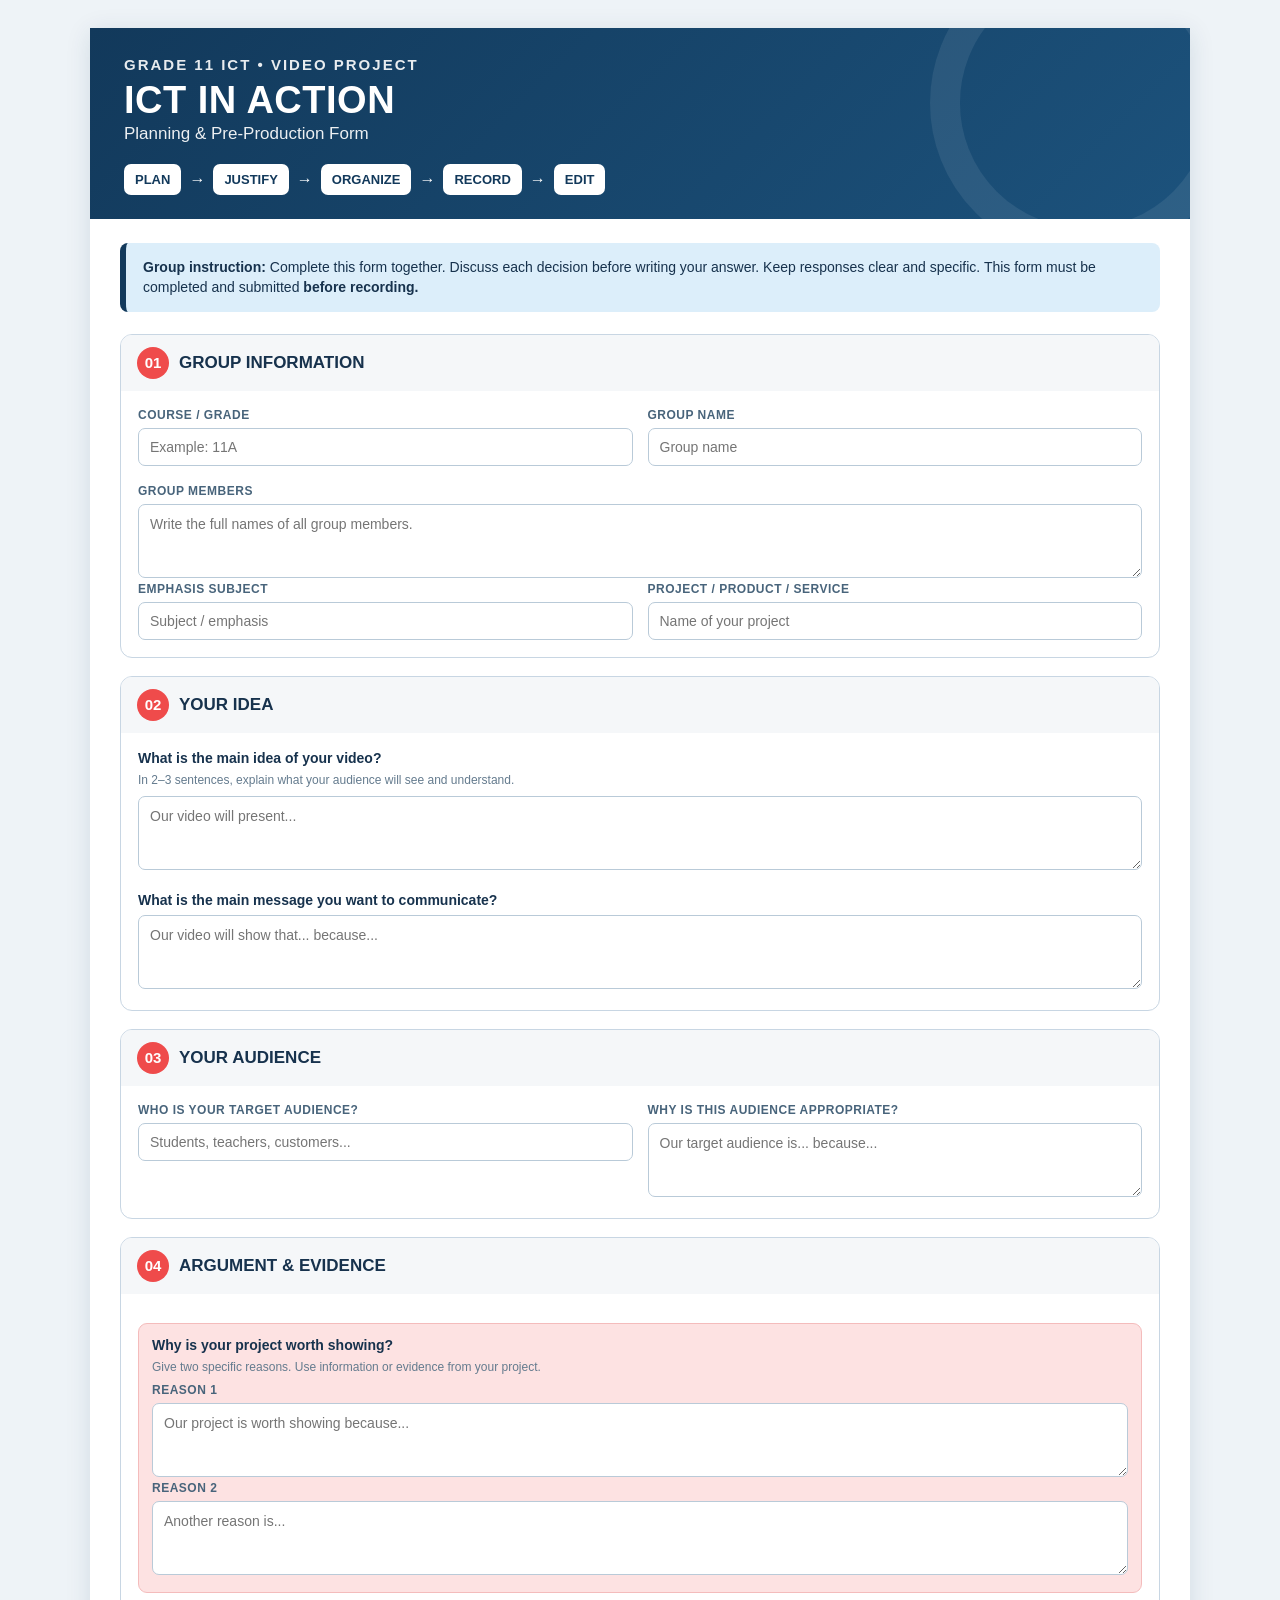
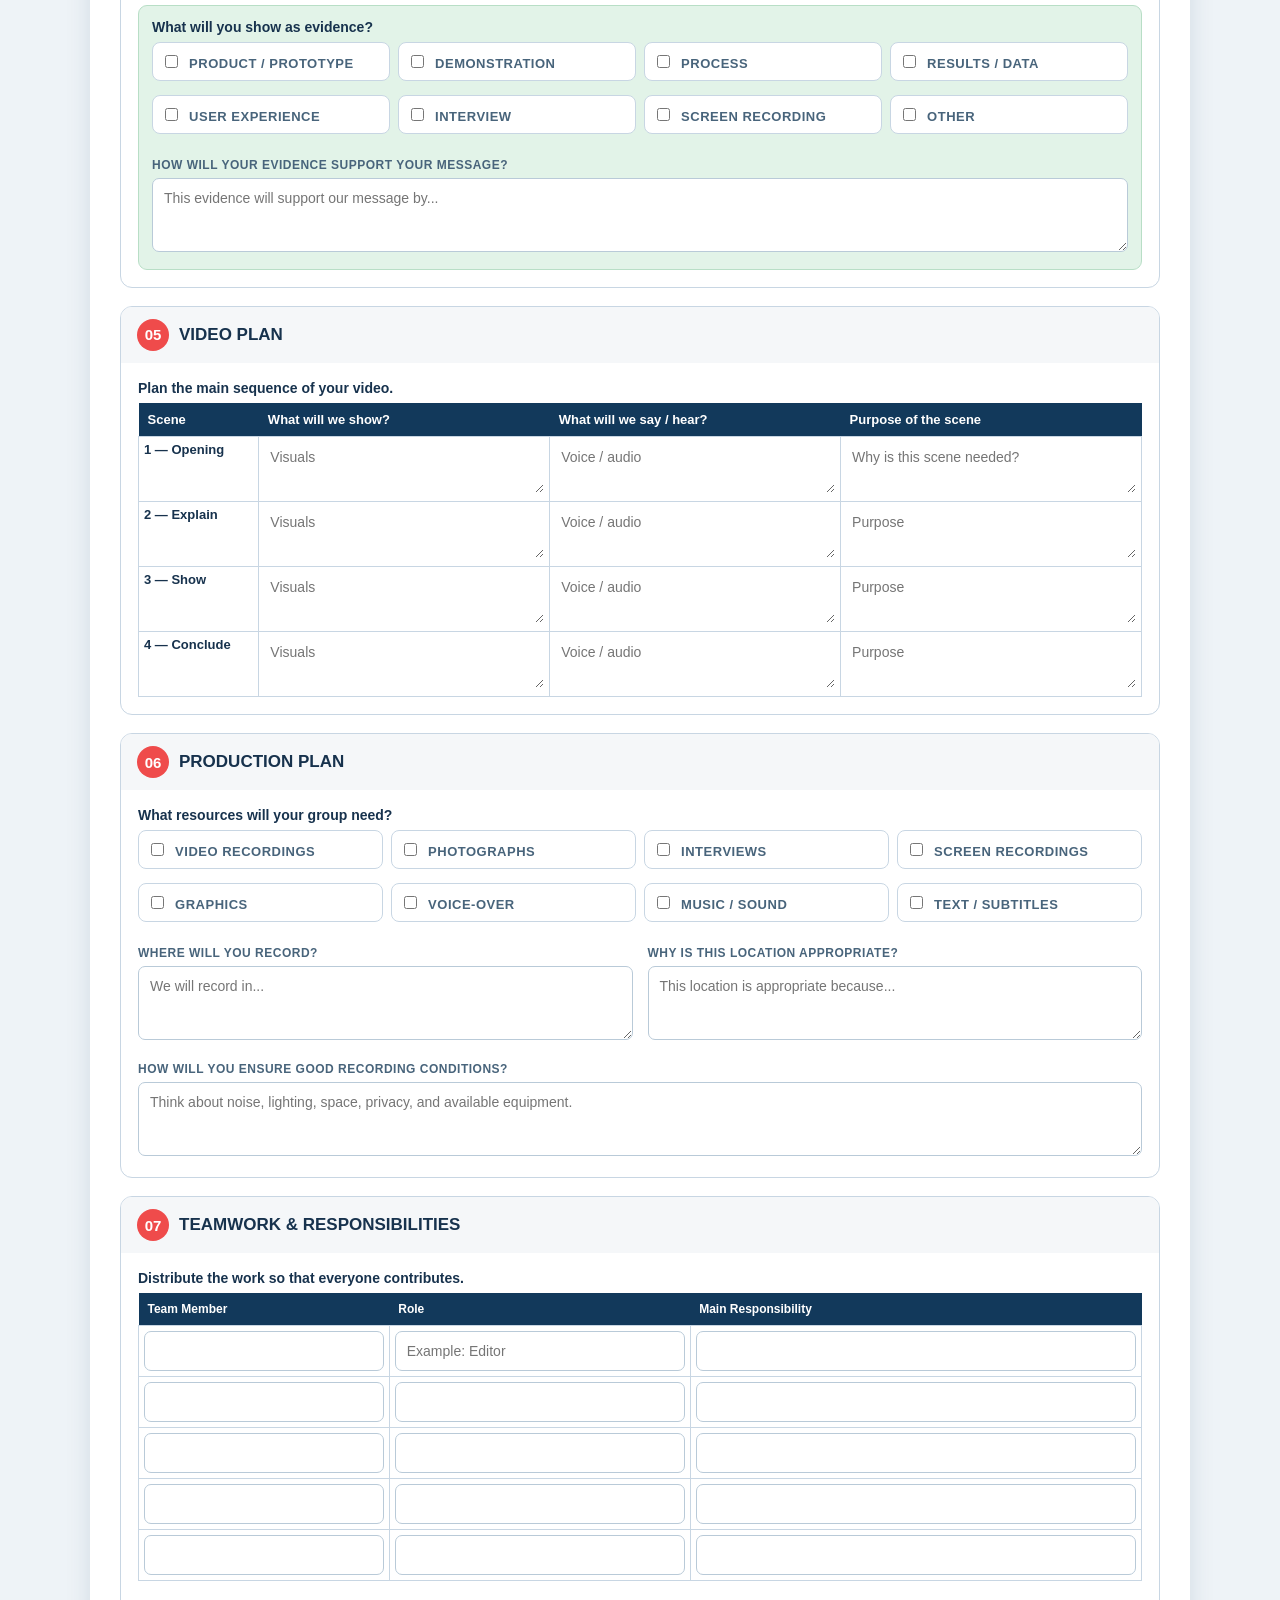
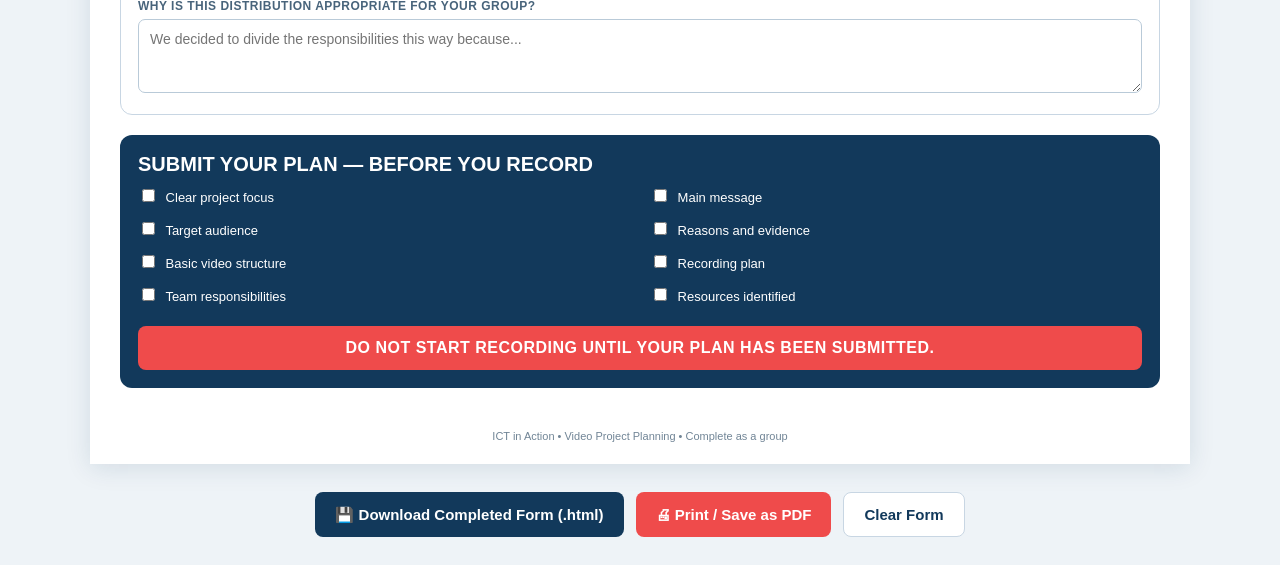
<file: action-video-form.html>
<!DOCTYPE html>
<html lang="en">
<head>
<meta charset="UTF-8">
<meta name="viewport" content="width=device-width, initial-scale=1.0">
<title>ICT in Action - Video Project Planning</title>
<style>
:root{--navy:#12395b;--blue:#dceefa;--red:#ef4b4b;--red-light:#fde2e2;--yellow:#fff0c7;--green:#e2f3e8;--purple:#eee7fb;--gray:#f5f7f9;--line:#c8d6e3;--text:#17324d}
*{box-sizing:border-box}body{margin:0;font-family:Arial,Helvetica,sans-serif;background:#eef3f7;color:var(--text)}
.page{max-width:1100px;margin:28px auto;background:#fff;box-shadow:0 4px 24px rgba(18,57,91,.12)}
header{padding:28px 34px 24px;background:linear-gradient(135deg,var(--navy),#1c527c);color:#fff;position:relative;overflow:hidden}
header:after{content:"";position:absolute;right:-50px;top:-80px;width:250px;height:250px;border:30px solid rgba(255,255,255,.08);border-radius:50%}
.kicker{font-size:15px;font-weight:700;letter-spacing:2px;text-transform:uppercase;opacity:.9}h1{margin:6px 0 2px;font-size:38px;letter-spacing:.5px}.subtitle{font-size:17px;opacity:.92}
.workflow{margin-top:20px;display:flex;align-items:center;gap:8px;flex-wrap:wrap;font-weight:700;font-size:13px}.workflow span{background:#fff;color:var(--navy);padding:8px 11px;border-radius:7px}.workflow b{color:#fff;font-size:16px}main{padding:24px 30px 30px}
.intro{background:var(--blue);border-left:6px solid var(--navy);padding:14px 17px;margin-bottom:22px;border-radius:8px;font-size:14px;line-height:1.45}
.section{border:1px solid var(--line);border-radius:12px;margin-bottom:18px;overflow:hidden;break-inside:avoid}.section-title{padding:12px 16px;background:var(--gray);display:flex;align-items:center;gap:10px;font-weight:800;font-size:17px}.number{width:32px;height:32px;border-radius:50%;display:inline-flex;align-items:center;justify-content:center;color:#fff;background:var(--red);font-size:15px;flex:none}.section-body{padding:17px}.grid2{display:grid;grid-template-columns:1fr 1fr;gap:15px}
label{display:block;font-size:12px;font-weight:800;text-transform:uppercase;letter-spacing:.5px;margin-bottom:6px;color:#48647b}input[type=text],textarea,select{width:100%;border:1px solid #b9cad8;border-radius:7px;padding:10px 11px;font:inherit;font-size:14px;color:var(--text);background:#fff}textarea{min-height:74px;resize:vertical;line-height:1.4}input:focus,textarea:focus{outline:2px solid #9cc7e5;border-color:#6aa5cf}.prompt{margin:0 0 7px;font-size:14px;font-weight:700}.hint{font-size:12px;color:#647b8e;margin:4px 0 9px}
.argument-box{background:var(--red-light);border:1px solid #f4bcbc;border-radius:9px;padding:13px;margin-top:12px}.evidence-box{background:var(--green);border:1px solid #b8dec6;border-radius:9px;padding:13px;margin-top:12px}.checks{display:grid;grid-template-columns:repeat(4,1fr);gap:8px}.check{border:1px solid var(--line);background:#fff;padding:9px 8px;border-radius:8px;font-size:13px;cursor:pointer}.check:hover{background:#f7fafc}.check input{margin-right:7px}
table{width:100%;border-collapse:collapse;font-size:13px}th{background:var(--navy);color:#fff;padding:9px;text-align:left}td{border:1px solid var(--line);padding:5px;vertical-align:top}td input,td textarea{border:0;border-radius:0;padding:6px;min-height:40px}td textarea{min-height:45px}.small-table th{font-size:12px}.small-table td{height:48px}
.submission{background:var(--navy);color:#fff;border-radius:12px;padding:18px;margin-top:20px;break-inside:avoid}.submission h2{margin:0 0 10px;font-size:20px}.submission-grid{display:grid;grid-template-columns:1fr 1fr;gap:8px 20px}.submission label{color:#fff;text-transform:none;font-size:13px;letter-spacing:0;font-weight:500}.submission input{margin-right:7px}.final-note{margin-top:16px;background:var(--red);color:#fff;text-align:center;padding:13px;border-radius:8px;font-weight:800;letter-spacing:.5px}
.actions{max-width:1100px;margin:0 auto 28px;display:flex;justify-content:center;gap:12px;flex-wrap:wrap;padding:0 12px}button{border:0;border-radius:8px;padding:13px 20px;font-size:15px;font-weight:800;cursor:pointer}.print-btn{background:var(--red);color:#fff}.download-btn{background:var(--navy);color:#fff}.clear-btn{background:#fff;color:var(--navy);border:1px solid var(--line)}button:hover{transform:translateY(-1px)}.footer{padding:12px 30px 22px;font-size:11px;color:#718596;text-align:center}
@media(max-width:760px){.page{margin:0}.grid2,.submission-grid{grid-template-columns:1fr}.checks{grid-template-columns:1fr 1fr}main{padding:18px}h1{font-size:30px}.section-body{overflow-x:auto}table{min-width:600px}}
@media print{@page{size:A4 portrait;margin:10mm}body{background:#fff}.page{max-width:none;margin:0;box-shadow:none}.actions{display:none}header{padding:18px 22px}h1{font-size:29px}.subtitle{font-size:14px}main{padding:16px 18px}.section{margin-bottom:11px}.section-title{padding:8px 12px;font-size:14px}.number{width:25px;height:25px;font-size:12px}.section-body{padding:10px}.intro{padding:9px 12px;margin-bottom:12px;font-size:11px}label{font-size:9px;margin-bottom:3px}input[type=text],textarea{font-size:10px;padding:5px}textarea{min-height:48px}.prompt{font-size:11px}.hint{font-size:9px;margin:2px 0 5px}.argument-box,.evidence-box{padding:8px;margin-top:7px}.checks{grid-template-columns:repeat(4,1fr)}.check{padding:5px;font-size:9px}table{font-size:9px;min-width:0}th{padding:5px}td{padding:2px}td input,td textarea{padding:3px;font-size:9px;min-height:28px}.submission{padding:10px;margin-top:10px}.submission h2{font-size:14px;margin-bottom:5px}.submission label{font-size:9px}.final-note{padding:8px;font-size:11px;margin-top:9px}.footer{padding:6px;font-size:8px}}
</style>
</head>
<body>
<div class="page">
<header><div class="kicker">Grade 11 ICT • Video Project</div><h1>ICT IN ACTION</h1><div class="subtitle">Planning &amp; Pre-Production Form</div><div class="workflow"><span>PLAN</span><b>→</b><span>JUSTIFY</span><b>→</b><span>ORGANIZE</span><b>→</b><span>RECORD</span><b>→</b><span>EDIT</span></div></header>
<main>
<div class="intro"><strong>Group instruction:</strong> Complete this form together. Discuss each decision before writing your answer. Keep responses clear and specific. This form must be completed and submitted <strong>before recording.</strong></div>
<section class="section"><div class="section-title"><span class="number">01</span> GROUP INFORMATION</div><div class="section-body"><div class="grid2"><div><label>Course / Grade</label><input type="text" placeholder="Example: 11A"></div><div><label>Group Name</label><input type="text" placeholder="Group name"></div></div><br><label>Group Members</label><textarea placeholder="Write the full names of all group members."></textarea><br><div class="grid2"><div><label>Emphasis Subject</label><input type="text" placeholder="Subject / emphasis"></div><div><label>Project / Product / Service</label><input type="text" placeholder="Name of your project"></div></div></div></section>
<section class="section"><div class="section-title"><span class="number">02</span> YOUR IDEA</div><div class="section-body"><p class="prompt">What is the main idea of your video?</p><div class="hint">In 2–3 sentences, explain what your audience will see and understand.</div><textarea placeholder="Our video will present..."></textarea><br><br><p class="prompt">What is the main message you want to communicate?</p><textarea placeholder="Our video will show that... because..."></textarea></div></section>
<section class="section"><div class="section-title"><span class="number">03</span> YOUR AUDIENCE</div><div class="section-body"><div class="grid2"><div><label>Who is your target audience?</label><input type="text" placeholder="Students, teachers, customers..."></div><div><label>Why is this audience appropriate?</label><textarea placeholder="Our target audience is... because..."></textarea></div></div></div></section>
<section class="section"><div class="section-title"><span class="number">04</span> ARGUMENT &amp; EVIDENCE</div><div class="section-body"><div class="argument-box"><p class="prompt">Why is your project worth showing?</p><div class="hint">Give two specific reasons. Use information or evidence from your project.</div><label>Reason 1</label><textarea placeholder="Our project is worth showing because..."></textarea><br><label>Reason 2</label><textarea placeholder="Another reason is..."></textarea></div><div class="evidence-box"><p class="prompt">What will you show as evidence?</p><div class="checks"><label class="check"><input type="checkbox"> Product / prototype</label><label class="check"><input type="checkbox"> Demonstration</label><label class="check"><input type="checkbox"> Process</label><label class="check"><input type="checkbox"> Results / data</label><label class="check"><input type="checkbox"> User experience</label><label class="check"><input type="checkbox"> Interview</label><label class="check"><input type="checkbox"> Screen recording</label><label class="check"><input type="checkbox"> Other</label></div><br><label>How will your evidence support your message?</label><textarea placeholder="This evidence will support our message by..."></textarea></div></div></section>
<section class="section"><div class="section-title"><span class="number">05</span> VIDEO PLAN</div><div class="section-body"><p class="prompt">Plan the main sequence of your video.</p><table><thead><tr><th style="width:12%">Scene</th><th style="width:29%">What will we show?</th><th style="width:29%">What will we say / hear?</th><th style="width:30%">Purpose of the scene</th></tr></thead><tbody><tr><td><strong>1 — Opening</strong></td><td><textarea placeholder="Visuals"></textarea></td><td><textarea placeholder="Voice / audio"></textarea></td><td><textarea placeholder="Why is this scene needed?"></textarea></td></tr><tr><td><strong>2 — Explain</strong></td><td><textarea placeholder="Visuals"></textarea></td><td><textarea placeholder="Voice / audio"></textarea></td><td><textarea placeholder="Purpose"></textarea></td></tr><tr><td><strong>3 — Show</strong></td><td><textarea placeholder="Visuals"></textarea></td><td><textarea placeholder="Voice / audio"></textarea></td><td><textarea placeholder="Purpose"></textarea></td></tr><tr><td><strong>4 — Conclude</strong></td><td><textarea placeholder="Visuals"></textarea></td><td><textarea placeholder="Voice / audio"></textarea></td><td><textarea placeholder="Purpose"></textarea></td></tr></tbody></table></div></section>
<section class="section"><div class="section-title"><span class="number">06</span> PRODUCTION PLAN</div><div class="section-body"><p class="prompt">What resources will your group need?</p><div class="checks"><label class="check"><input type="checkbox"> Video recordings</label><label class="check"><input type="checkbox"> Photographs</label><label class="check"><input type="checkbox"> Interviews</label><label class="check"><input type="checkbox"> Screen recordings</label><label class="check"><input type="checkbox"> Graphics</label><label class="check"><input type="checkbox"> Voice-over</label><label class="check"><input type="checkbox"> Music / sound</label><label class="check"><input type="checkbox"> Text / subtitles</label></div><br><div class="grid2"><div><label>Where will you record?</label><textarea placeholder="We will record in..."></textarea></div><div><label>Why is this location appropriate?</label><textarea placeholder="This location is appropriate because..."></textarea></div></div><br><label>How will you ensure good recording conditions?</label><textarea placeholder="Think about noise, lighting, space, privacy, and available equipment."></textarea></div></section>
<section class="section"><div class="section-title"><span class="number">07</span> TEAMWORK &amp; RESPONSIBILITIES</div><div class="section-body"><p class="prompt">Distribute the work so that everyone contributes.</p><table class="small-table"><thead><tr><th style="width:25%">Team Member</th><th style="width:30%">Role</th><th>Main Responsibility</th></tr></thead><tbody><tr><td><input type="text"></td><td><input type="text" placeholder="Example: Editor"></td><td><input type="text"></td></tr><tr><td><input type="text"></td><td><input type="text"></td><td><input type="text"></td></tr><tr><td><input type="text"></td><td><input type="text"></td><td><input type="text"></td></tr><tr><td><input type="text"></td><td><input type="text"></td><td><input type="text"></td></tr><tr><td><input type="text"></td><td><input type="text"></td><td><input type="text"></td></tr></tbody></table><br><label>Why is this distribution appropriate for your group?</label><textarea placeholder="We decided to divide the responsibilities this way because..."></textarea></div></section>
<div class="submission"><h2>SUBMIT YOUR PLAN — BEFORE YOU RECORD</h2><div class="submission-grid"><label><input type="checkbox"> Clear project focus</label><label><input type="checkbox"> Main message</label><label><input type="checkbox"> Target audience</label><label><input type="checkbox"> Reasons and evidence</label><label><input type="checkbox"> Basic video structure</label><label><input type="checkbox"> Recording plan</label><label><input type="checkbox"> Team responsibilities</label><label><input type="checkbox"> Resources identified</label></div><div class="final-note">DO NOT START RECORDING UNTIL YOUR PLAN HAS BEEN SUBMITTED.</div></div>
</main><div class="footer">ICT in Action • Video Project Planning • Complete as a group</div>
</div>
<div class="actions"><button class="download-btn" type="button" onclick="downloadCompletedForm()">💾 Download Completed Form (.html)</button><button class="print-btn" type="button" onclick="window.print()">🖨 Print / Save as PDF</button><button class="clear-btn" type="button" onclick="clearForm()">Clear Form</button></div>
<script>
function clearForm(){
  if(confirm("Clear all information entered in this form?")){
    document.querySelectorAll('input[type="text"], textarea').forEach(el=>el.value="");
    document.querySelectorAll('input[type="checkbox"], input[type="radio"]').forEach(el=>el.checked=false);
    document.querySelectorAll('select').forEach(el=>el.selectedIndex=0);
  }
}

async function downloadCompletedForm() {
    const savedPage = document.documentElement.cloneNode(true);

    const originalFields = document.querySelectorAll(
        'input, textarea, select'
    );
    const savedFields = savedPage.querySelectorAll(
        'input, textarea, select'
    );

    originalFields.forEach((field, index) => {
        const savedField = savedFields[index];

        if (field.tagName === 'TEXTAREA') {
            savedField.textContent = field.value;
        } else if (field.tagName === 'SELECT') {
            Array.from(savedField.options).forEach((option, i) => {
                if (field.options[i].selected) {
                    option.setAttribute('selected', '');
                } else {
                    option.removeAttribute('selected');
                }
            });
        } else if (
            field.type === 'checkbox' ||
            field.type === 'radio'
        ) {
            if (field.checked) {
                savedField.setAttribute('checked', '');
            } else {
                savedField.removeAttribute('checked');
            }
        } else {
            savedField.setAttribute('value', field.value);
        }
    });

    const html = '<!DOCTYPE html>\n' + savedPage.outerHTML;
    const blob = new Blob([html], {
        type: 'text/html;charset=utf-8'
    });

    // Use the Save As dialog when supported
    if ('showSaveFilePicker' in window) {
        try {
            const handle = await window.showSaveFilePicker({
                suggestedName: 'ICT_in_Action_Video_Plan.html',
                types: [{
                    description: 'HTML document',
                    accept: {
                        'text/html': ['.html']
                    }
                }]
            });

            const writable = await handle.createWritable();
            await writable.write(blob);
            await writable.close();
            return;
        } catch (error) {
            if (error.name === 'AbortError') return;
            console.error('Could not save the file:', error);
            alert('The file could not be saved. Please try again.');
            return;
        }
    }

    // Fallback for browsers without the Save As API
    const url = URL.createObjectURL(blob);
    const link = document.createElement('a');

    link.href = url;
    link.download = 'ICT_in_Action_Video_Plan.html';
    document.body.appendChild(link);
    link.click();
    link.remove();

    setTimeout(() => URL.revokeObjectURL(url), 30000);
}
</script>
</body>
</html>
</file>
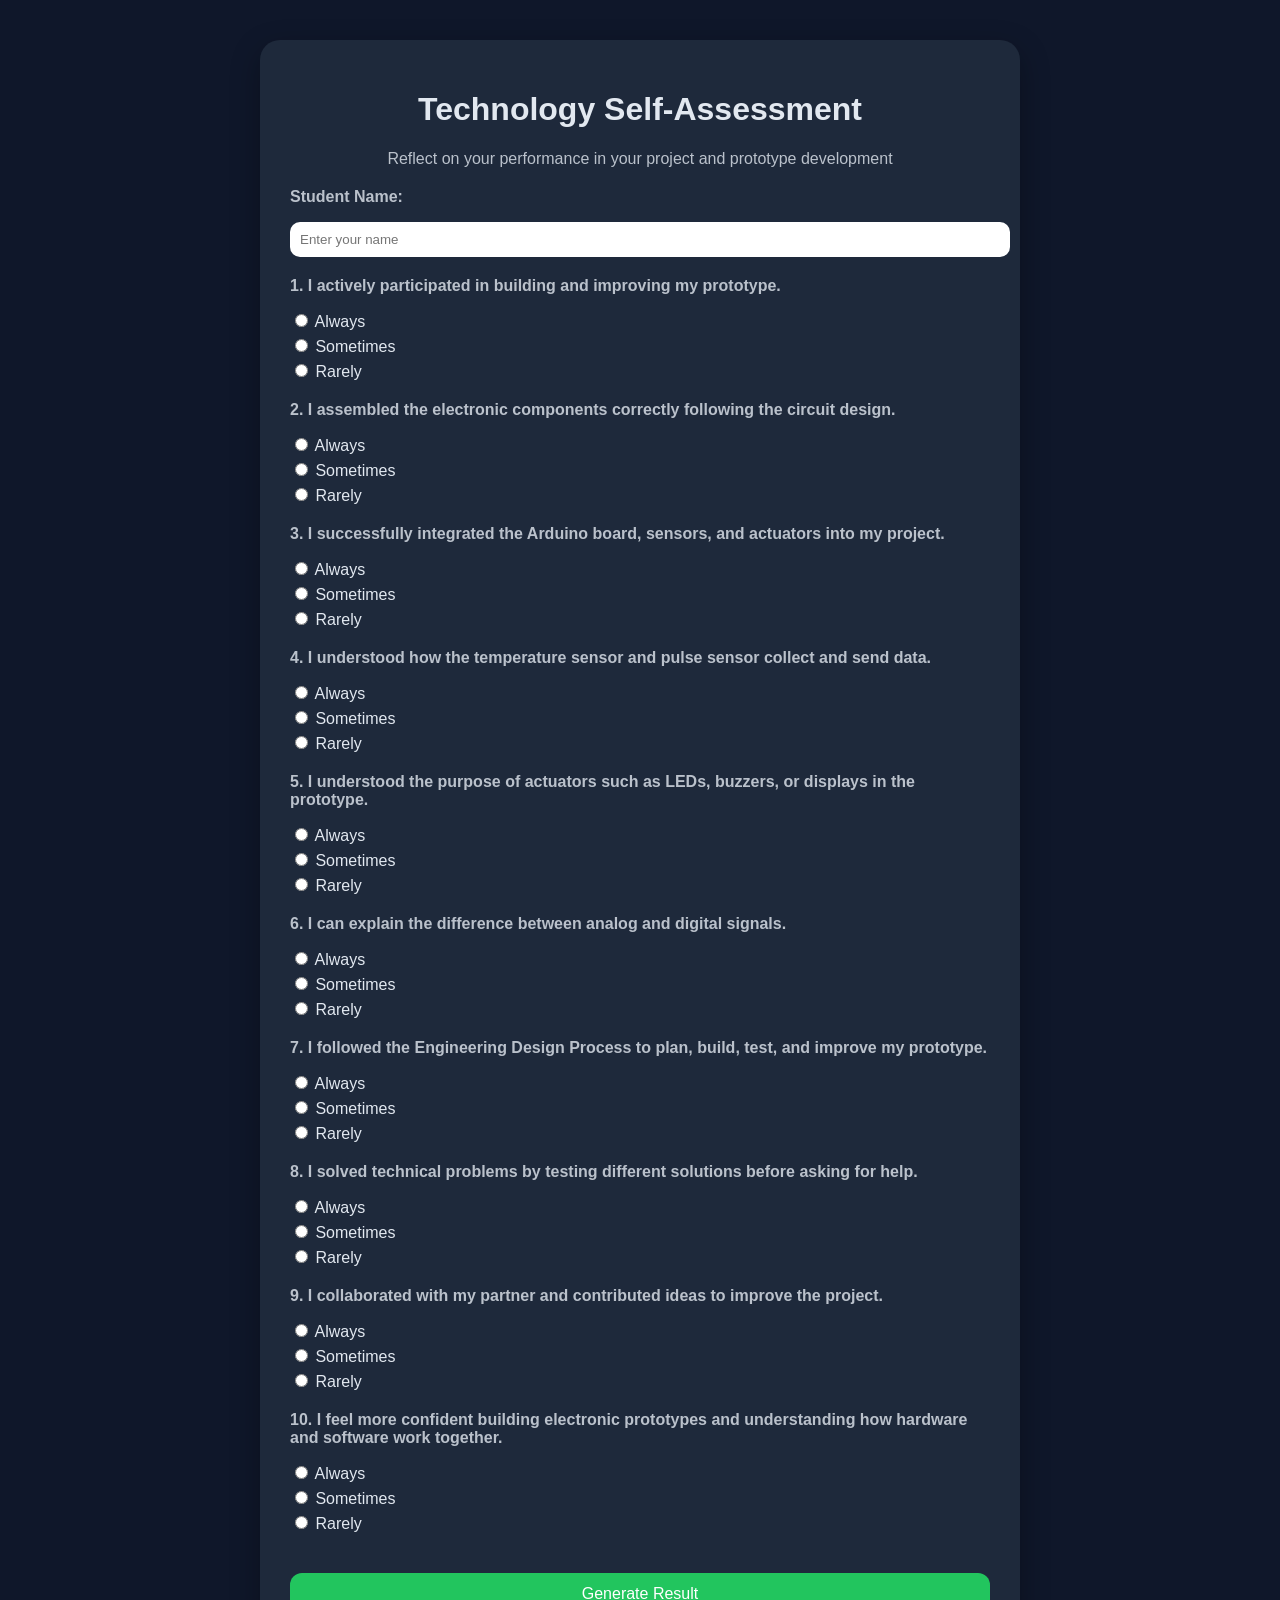
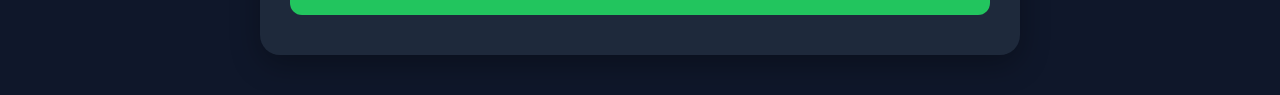
<file: self-tech.html>
<!DOCTYPE html>
<html lang="en">
<head>
<meta charset="UTF-8">
<title>Technology Self-Assessment</title>

<style>

:root{
  --caa-dark:#0f172a;
  --caa-card:#1e293b;
  --caa-accent:#22c55e;
  --caa-text:#e2e8f0;
}

body{
  font-family: Arial, sans-serif;
  background-color: var(--caa-dark);
  color: var(--caa-text);
  margin:0;
  padding:40px;
  display:flex;
  justify-content:center;
}

.container{
  width:100%;
  max-width:700px;
  background-color: var(--caa-card);
  padding:30px;
  border-radius:20px;
  box-shadow:0 10px 30px rgba(0,0,0,0.3);
}

h1{
  text-align:center;
}

p{
  text-align:center;
  opacity:0.8;
}

.question{
  margin:20px 0;
}

.question p{
  text-align:left;
  font-weight:bold;
}

input[type="text"]{
  width:100%;
  padding:10px;
  border-radius:10px;
  border:none;
}

label{
  display:block;
  margin:5px 0;
  cursor:pointer;
}

button{
  width:100%;
  padding:12px;
  margin-top:20px;
  border:none;
  border-radius:12px;
  background-color: var(--caa-accent);
  color:white;
  font-size:16px;
  cursor:pointer;
}

#result{
  margin-top:30px;
  padding:20px;
  background-color:#020617;
  border-radius:15px;
  display:none;
}

.copy-btn{
  margin-top:15px;
  background:#3b82f6;
}

.error{
  color:#f87171;
  text-align:center;
  margin-top:10px;
}

</style>
</head>

<body>

<div class="container">

<h1>Technology Self-Assessment</h1>
<p>Reflect on your performance in your project and prototype development</p>

<form id="assessmentForm">

<div class="question">
<p>Student Name:</p>
<input type="text" id="studentName" placeholder="Enter your name">
</div>

<div class="question">
<p>1. I actively participated in building and improving my prototype.</p>
<label><input type="radio" name="q1" value="3"> Always</label>
<label><input type="radio" name="q1" value="2"> Sometimes</label>
<label><input type="radio" name="q1" value="1"> Rarely</label>
</div>

<div class="question">
<p>2. I assembled the electronic components correctly following the circuit design.</p>
<label><input type="radio" name="q2" value="3"> Always</label>
<label><input type="radio" name="q2" value="2"> Sometimes</label>
<label><input type="radio" name="q2" value="1"> Rarely</label>
</div>

<div class="question">
<p>3. I successfully integrated the Arduino board, sensors, and actuators into my project.</p>
<label><input type="radio" name="q3" value="3"> Always</label>
<label><input type="radio" name="q3" value="2"> Sometimes</label>
<label><input type="radio" name="q3" value="1"> Rarely</label>
</div>

<div class="question">
<p>4. I understood how the temperature sensor and pulse sensor collect and send data.</p>
<label><input type="radio" name="q4" value="3"> Always</label>
<label><input type="radio" name="q4" value="2"> Sometimes</label>
<label><input type="radio" name="q4" value="1"> Rarely</label>
</div>

<div class="question">
<p>5. I understood the purpose of actuators such as LEDs, buzzers, or displays in the prototype.</p>
<label><input type="radio" name="q5" value="3"> Always</label>
<label><input type="radio" name="q5" value="2"> Sometimes</label>
<label><input type="radio" name="q5" value="1"> Rarely</label>
</div>

<div class="question">
<p>6. I can explain the difference between analog and digital signals.</p>
<label><input type="radio" name="q6" value="3"> Always</label>
<label><input type="radio" name="q6" value="2"> Sometimes</label>
<label><input type="radio" name="q6" value="1"> Rarely</label>
</div>

<div class="question">
<p>7. I followed the Engineering Design Process to plan, build, test, and improve my prototype.</p>
<label><input type="radio" name="q7" value="3"> Always</label>
<label><input type="radio" name="q7" value="2"> Sometimes</label>
<label><input type="radio" name="q7" value="1"> Rarely</label>
</div>

<div class="question">
<p>8. I solved technical problems by testing different solutions before asking for help.</p>
<label><input type="radio" name="q8" value="3"> Always</label>
<label><input type="radio" name="q8" value="2"> Sometimes</label>
<label><input type="radio" name="q8" value="1"> Rarely</label>
</div>

<div class="question">
<p>9. I collaborated with my partner and contributed ideas to improve the project.</p>
<label><input type="radio" name="q9" value="3"> Always</label>
<label><input type="radio" name="q9" value="2"> Sometimes</label>
<label><input type="radio" name="q9" value="1"> Rarely</label>
</div>

<div class="question">
<p>10. I feel more confident building electronic prototypes and understanding how hardware and software work together.</p>
<label><input type="radio" name="q10" value="3"> Always</label>
<label><input type="radio" name="q10" value="2"> Sometimes</label>
<label><input type="radio" name="q10" value="1"> Rarely</label>
</div>

<button type="button" onclick="calculateResult()">Generate Result</button>

<div class="error" id="error"></div>

</form>

<div id="result"></div>

</div>

<script>

function calculateResult(){

let name = document.getElementById("studentName").value;
let error = document.getElementById("error");

error.textContent = "";

if(name.trim() === ""){
error.textContent = "Please enter your name.";
return;
}

let total = 0;

for(let i=1;i<=10;i++){
let q = document.querySelector('input[name="q'+i+'"]:checked');

if(!q){
error.textContent = "Please answer all questions.";
return;
}

total += parseInt(q.value);
}

let message="";
let phraseNumber="";

if(total >= 26){

phraseNumber = "4";

message = "You have demonstrated excellent skills in building functional prototypes and in problem-solving. It´s important to continue exploring new solutions and improving your skills to face more complex challenges.";

}
else if(total >= 18){

phraseNumber = "5";

message = "While your performance is adequate, you must focus on improving your problem-solving skills by applying more structured strategies and conducting thorough analyses of solutions.";

}
else{

phraseNumber = "6";

message = "You are facing challenges in building and programming the project. To improve, practice regularly with the project components. Also, ask your teacher for help to better understand and apply the concepts you´ve learned in class.";

}

const resultDiv = document.getElementById("result");

resultDiv.style.display = "block";
resultDiv.innerHTML = `
<p><b>Student:</b> ${name}</p>
<p><b>Phrase Number:</b> ${phraseNumber}</p>
<p id="finalText">${message}</p>
<button class="copy-btn" onclick="copyText()">Copy Phrase</button>
`;

}

function copyText(){
let text = document.getElementById("finalText").innerText;
navigator.clipboard.writeText(text);
alert("Phrase copied!");
}

</script>

</body>
</html>
</file>
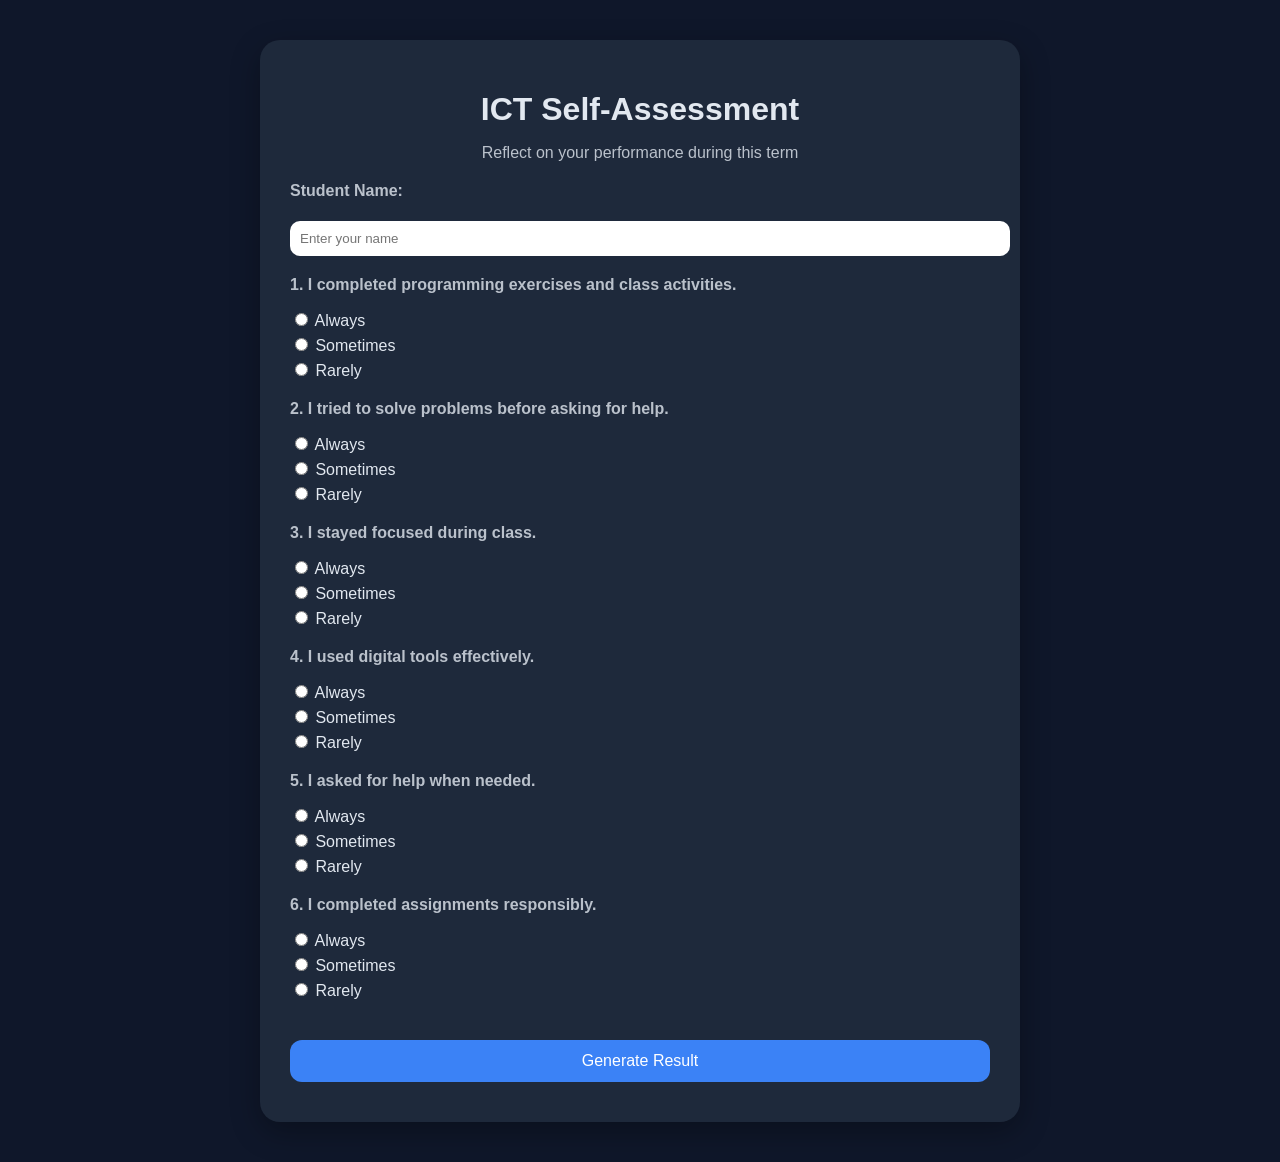
<file: self.html>
<!DOCTYPE html>
<html lang="en">
<head>
<meta charset="UTF-8">
<title>ICT Self-Assessment</title>

<style>

:root{
  --caa-dark:#0f172a;
  --caa-card:#1e293b;
  --caa-accent:#3b82f6;
  --caa-text:#e2e8f0;
}

/* GENERAL */
body{
  font-family: Arial, sans-serif;
  background-color: var(--caa-dark);
  color: var(--caa-text);
  margin:0;
  padding:40px;
  display:flex;
  justify-content:center;
}

/* CONTAINER */
.container{
  width:100%;
  max-width:700px;
  background-color: var(--caa-card);
  padding:30px;
  border-radius:20px;
  box-shadow:0 10px 30px rgba(0,0,0,0.3);
}

/* TITLE */
h1{
  text-align:center;
  margin-bottom:10px;
}

p{
  text-align:center;
  opacity:0.8;
}

/* QUESTIONS */
.question{
  margin:20px 0;
}

.question p{
  text-align:left;
  font-weight:bold;
}

/* INPUT */
input[type="text"]{
  width:100%;
  padding:10px;
  border-radius:10px;
  border:none;
  margin-top:5px;
}

/* RADIO */
label{
  display:block;
  margin:5px 0;
  cursor:pointer;
}

/* BUTTON */
button{
  width:100%;
  padding:12px;
  margin-top:20px;
  border:none;
  border-radius:12px;
  background-color: var(--caa-accent);
  color:white;
  font-size:16px;
  cursor:pointer;
  transition:0.3s;
}

button:hover{
  transform:scale(1.03);
}

/* RESULT CARD */
#result{
  margin-top:30px;
  padding:20px;
  background-color:#020617;
  border-radius:15px;
  display:none;
  animation:fadeIn 0.4s ease;
}

@keyframes fadeIn{
  from{opacity:0; transform:translateY(10px);}
  to{opacity:1; transform:translateY(0);}
}

.copy-btn{
  margin-top:15px;
  background:#22c55e;
}

.error{
  color:#f87171;
  text-align:center;
  margin-top:10px;
}

</style>

</head>

<body>

<div class="container">

<h1>ICT Self-Assessment</h1>
<p>Reflect on your performance during this term</p>

<form id="assessmentForm">

<div class="question">
<p>Student Name:</p>
<input type="text" id="studentName" placeholder="Enter your name">
</div>

<div class="question">
<p>1. I completed programming exercises and class activities.</p>
<label><input type="radio" name="q1" value="3"> Always</label>
<label><input type="radio" name="q1" value="2"> Sometimes</label>
<label><input type="radio" name="q1" value="1"> Rarely</label>
</div>

<div class="question">
<p>2. I tried to solve problems before asking for help.</p>
<label><input type="radio" name="q2" value="3"> Always</label>
<label><input type="radio" name="q2" value="2"> Sometimes</label>
<label><input type="radio" name="q2" value="1"> Rarely</label>
</div>

<div class="question">
<p>3. I stayed focused during class.</p>
<label><input type="radio" name="q3" value="3"> Always</label>
<label><input type="radio" name="q3" value="2"> Sometimes</label>
<label><input type="radio" name="q3" value="1"> Rarely</label>
</div>

<div class="question">
<p>4. I used digital tools effectively.</p>
<label><input type="radio" name="q4" value="3"> Always</label>
<label><input type="radio" name="q4" value="2"> Sometimes</label>
<label><input type="radio" name="q4" value="1"> Rarely</label>
</div>

<div class="question">
<p>5. I asked for help when needed.</p>
<label><input type="radio" name="q5" value="3"> Always</label>
<label><input type="radio" name="q5" value="2"> Sometimes</label>
<label><input type="radio" name="q5" value="1"> Rarely</label>
</div>

<div class="question">
<p>6. I completed assignments responsibly.</p>
<label><input type="radio" name="q6" value="3"> Always</label>
<label><input type="radio" name="q6" value="2"> Sometimes</label>
<label><input type="radio" name="q6" value="1"> Rarely</label>
</div>

<button type="button" onclick="calculateResult()">Generate Result</button>

<div class="error" id="error"></div>

</form>

<div id="result"></div>

</div>

<script>

function calculateResult(){

let name = document.getElementById("studentName").value;
let error = document.getElementById("error");

error.textContent = "";

if(name.trim() === ""){
error.textContent = "Please enter your name.";
return;
}

let total = 0;

for(let i=1;i<=6;i++){
let q = document.querySelector('input[name="q'+i+'"]:checked');

if(!q){
error.textContent = "Please answer all questions.";
return;
}

total += parseInt(q.value);
}

let message="";
let phraseNumber="";

if(total >= 16){
phraseNumber = "1";
message = "You have demonstrated excellent skills in utilizing digital tools and problem-solving. Continue exploring new technologies to elevate your projects.";
}
else if(total >= 10){
phraseNumber = "2";
message = "Your performance is adequate, but you should improve your problem-solving strategies and analyze solutions more deeply.";
}
else{
phraseNumber = "3";
message = "You need to practice consistently and seek support to strengthen your understanding of the concepts.";
}

const resultDiv = document.getElementById("result");

resultDiv.style.display = "block";
resultDiv.innerHTML = `
<p><b>Student:</b> ${name}</p>
<p><b>Phrase Number:</b> ${phraseNumber}</p>
<p id="finalText">${message}</p>
<button class="copy-btn" onclick="copyText()">Copy Phrase</button>
`;

}

function copyText(){
let text = document.getElementById("finalText").innerText;
navigator.clipboard.writeText(text);
alert("Phrase copied!");
}

</script>

</body>
</html>
</file>
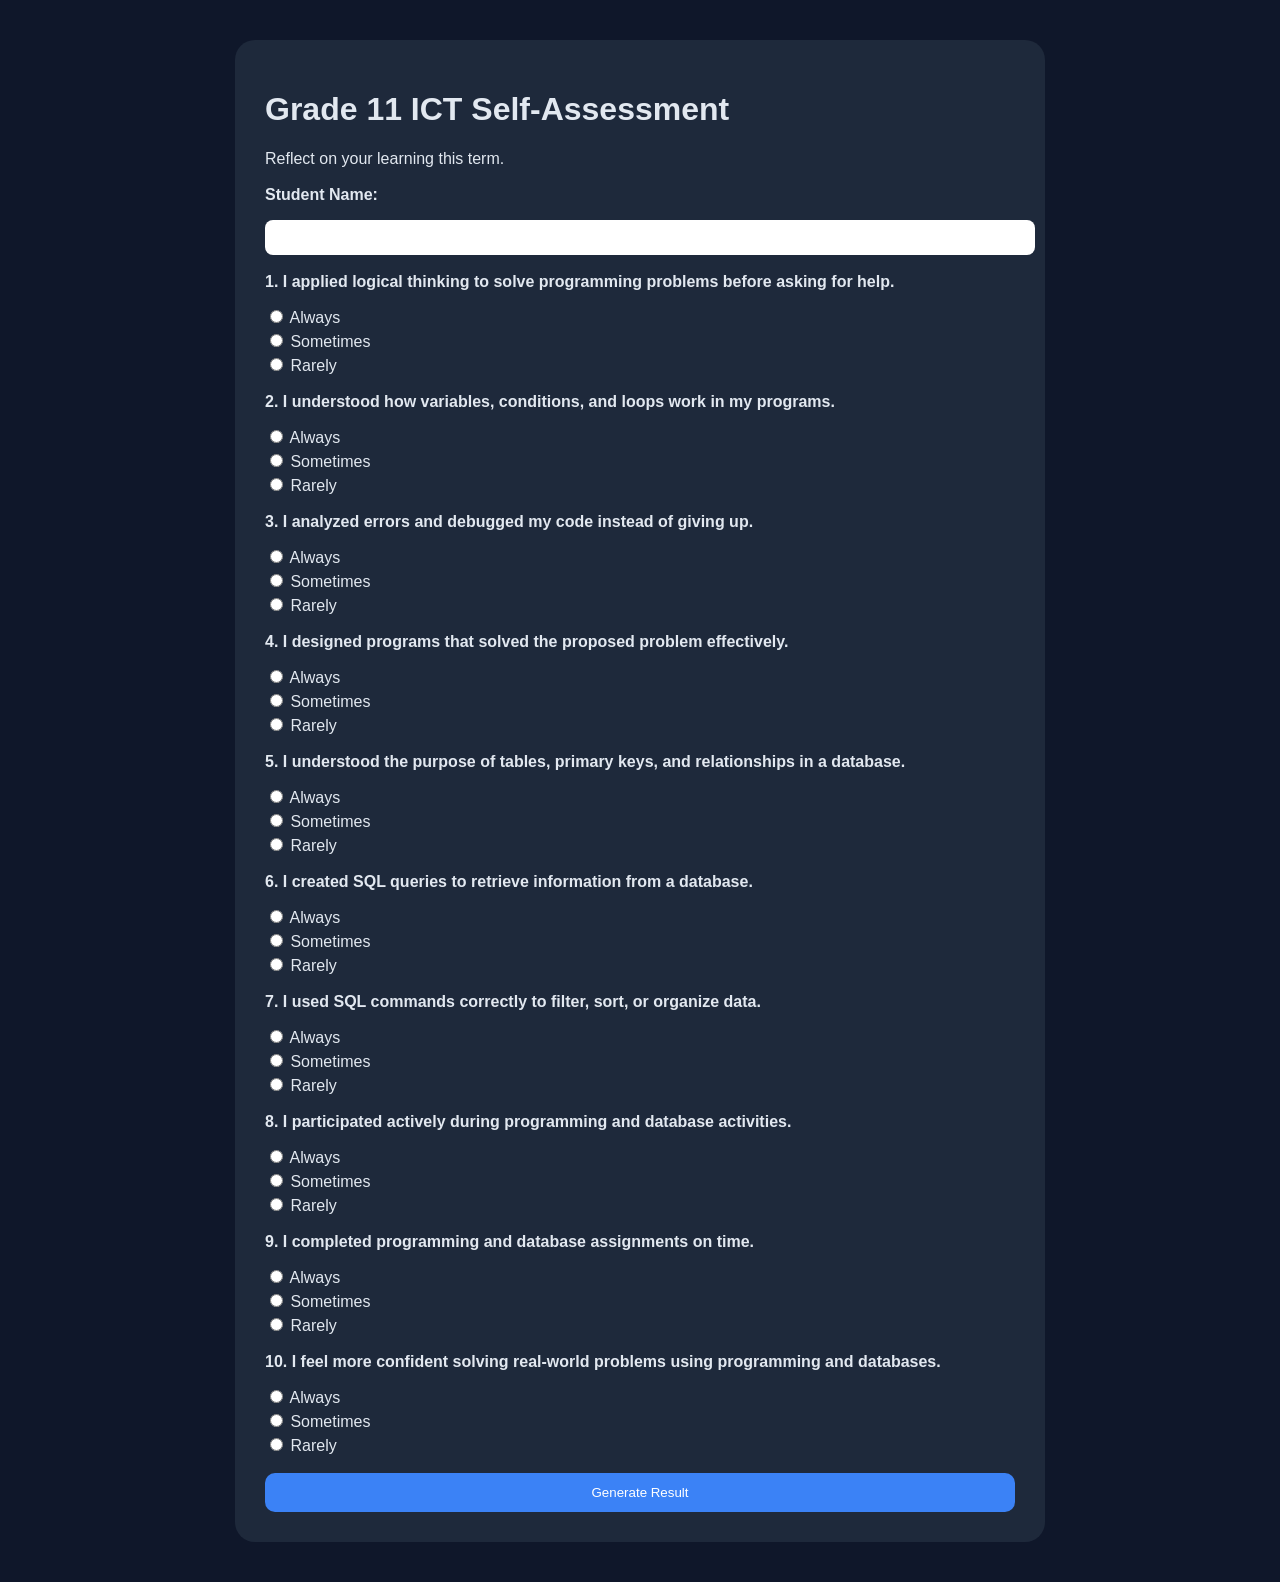
<file: Self_Assessment_11.html>
<!DOCTYPE html>
<html lang="en"><head><meta charset="UTF-8"><title>Grade 11 ICT Self-Assessment</title>
<style>
:root{--caa-dark:#0f172a;--caa-card:#1e293b;--caa-accent:#3b82f6;--caa-text:#e2e8f0;}
body{font-family:Arial;background:var(--caa-dark);color:var(--caa-text);margin:0;padding:40px;display:flex;justify-content:center}
.container{max-width:750px;width:100%;background:var(--caa-card);padding:30px;border-radius:20px}
.question{margin:18px 0} .question p{font-weight:bold} label{display:block;margin:4px 0}
input[type=text]{width:100%;padding:10px;border-radius:8px;border:none}
button{width:100%;padding:12px;background:var(--caa-accent);color:#fff;border:none;border-radius:10px;cursor:pointer}
#result{display:none;margin-top:20px;padding:20px;background:#020617;border-radius:12px}.copy-btn{background:#22c55e;margin-top:10px}
.error{color:#f87171}
</style></head><body><div class="container"><h1>Grade 11 ICT Self-Assessment</h1><p>Reflect on your learning this term.</p>
<form id="assessmentForm"><div class="question"><p>Student Name:</p><input id="studentName" type="text"></div>
<script>
const qs=[
"I applied logical thinking to solve programming problems before asking for help.",
"I understood how variables, conditions, and loops work in my programs.",
"I analyzed errors and debugged my code instead of giving up.",
"I designed programs that solved the proposed problem effectively.",
"I understood the purpose of tables, primary keys, and relationships in a database.",
"I created SQL queries to retrieve information from a database.",
"I used SQL commands correctly to filter, sort, or organize data.",
"I participated actively during programming and database activities.",
"I completed programming and database assignments on time.",
"I feel more confident solving real-world problems using programming and databases."
];
document.write(qs.map((t,i)=>`<div class='question'><p>${i+1}. ${t}</p>
<label><input type='radio' name='q${i+1}' value='3'> Always</label>
<label><input type='radio' name='q${i+1}' value='2'> Sometimes</label>
<label><input type='radio' name='q${i+1}' value='1'> Rarely</label></div>`).join(""));
</script>
<button type="button" onclick="calculateResult()">Generate Result</button><div id="error" class="error"></div></form><div id="result"></div></div>
<script>
function calculateResult(){
let n=studentName.value.trim(); error.textContent="";
if(!n){error.textContent="Please enter your name.";return;}
let total=0;
for(let i=1;i<=10;i++){let q=document.querySelector(`input[name=q${i}]:checked`); if(!q){error.textContent="Please answer all questions.";return;} total+=+q.value;}
let p,m,l;
if(total>=26){p=1;l="Advanced";m="You have demonstrated excellent computational thinking and database skills. You confidently apply programming logic, develop SQL queries, and solve problems independently. Keep challenging yourself with more complex projects and continue building your technical expertise.";}
else if(total>=18){p=2;l="Proficient";m="You have developed a solid understanding of programming and databases. Continue practicing logical thinking, debugging techniques, and SQL query writing to become more confident when solving increasingly complex problems.";}
else{p=3;l="Developing";m="You need to strengthen your programming logic and database fundamentals through consistent practice. Focus on understanding algorithms, debugging your code, and writing SQL queries step by step. With dedication and persistence, your confidence and skills will improve.";}
result.style.display="block";
result.innerHTML=`<p><b>Student:</b> ${n}</p><p><b>Score:</b> ${total}/30</p><p><b>Performance Level:</b> ${l}</p><p><b>Phrase Number:</b> ${p}</p><p id='finalText'>${m}</p><button class='copy-btn' onclick='copyText()'>Copy Phrase</button>`;
}
function copyText(){navigator.clipboard.writeText(finalText.innerText);alert("Phrase copied!");}
</script></body></html>
</file>
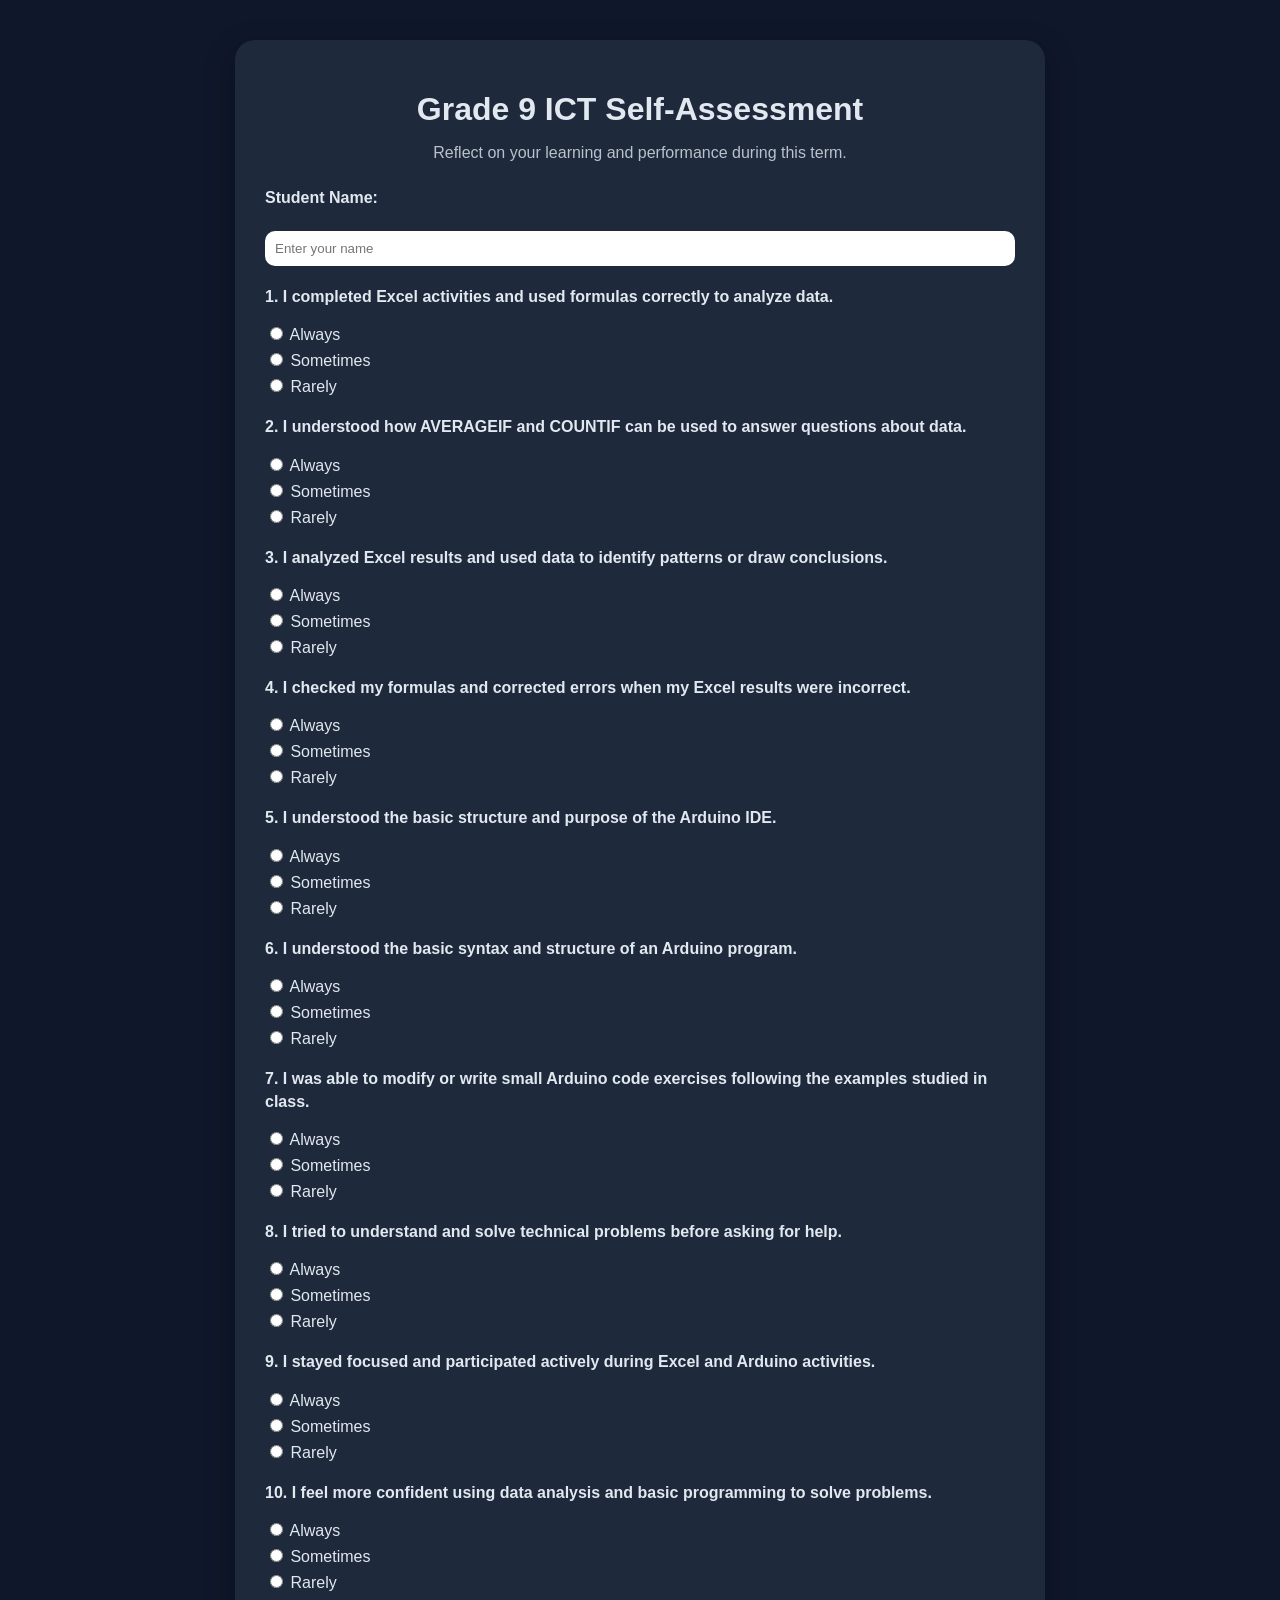
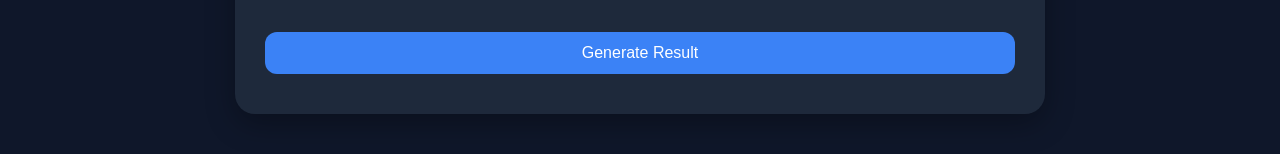
<file: self_assessment_9.html>
<!DOCTYPE html>
<html lang="en">
<head>
<meta charset="UTF-8">
<title>Grade 9 ICT Self-Assessment</title>
<style>
:root{--caa-dark:#0f172a;--caa-card:#1e293b;--caa-accent:#3b82f6;--caa-text:#e2e8f0}
body{font-family:Arial,sans-serif;background:var(--caa-dark);color:var(--caa-text);margin:0;padding:40px;display:flex;justify-content:center}
.container{width:100%;max-width:750px;background:var(--caa-card);padding:30px;border-radius:20px;box-shadow:0 10px 30px rgba(0,0,0,.3)}
h1{text-align:center;margin-bottom:10px}.header{text-align:center;opacity:.8;margin-bottom:25px}
.question{margin:20px 0}.question p{text-align:left;font-weight:bold;line-height:1.4}
input[type="text"]{width:100%;box-sizing:border-box;padding:10px;border-radius:10px;border:none;margin-top:5px}
label{display:block;margin:6px 0;cursor:pointer}
button{width:100%;padding:12px;margin-top:20px;border:none;border-radius:12px;background:var(--caa-accent);color:white;font-size:16px;cursor:pointer;transition:.3s}
button:hover{transform:scale(1.03)}
#result{margin-top:30px;padding:20px;background:#020617;border-radius:15px;display:none;animation:fadeIn .4s ease}
@keyframes fadeIn{from{opacity:0;transform:translateY(10px)}to{opacity:1;transform:translateY(0)}}
.copy-btn{margin-top:15px;background:#22c55e}.error{color:#f87171;text-align:center;margin-top:10px}
</style>
</head>
<body>
<div class="container">
<h1>Grade 9 ICT Self-Assessment</h1>
<p class="header">Reflect on your learning and performance during this term.</p>
<form id="assessmentForm">
<div class="question"><p>Student Name:</p><input type="text" id="studentName" placeholder="Enter your name"></div>

<div class="question"><p>1. I completed Excel activities and used formulas correctly to analyze data.</p>
<label><input type="radio" name="q1" value="3"> Always</label><label><input type="radio" name="q1" value="2"> Sometimes</label><label><input type="radio" name="q1" value="1"> Rarely</label></div>

<div class="question"><p>2. I understood how AVERAGEIF and COUNTIF can be used to answer questions about data.</p>
<label><input type="radio" name="q2" value="3"> Always</label><label><input type="radio" name="q2" value="2"> Sometimes</label><label><input type="radio" name="q2" value="1"> Rarely</label></div>

<div class="question"><p>3. I analyzed Excel results and used data to identify patterns or draw conclusions.</p>
<label><input type="radio" name="q3" value="3"> Always</label><label><input type="radio" name="q3" value="2"> Sometimes</label><label><input type="radio" name="q3" value="1"> Rarely</label></div>

<div class="question"><p>4. I checked my formulas and corrected errors when my Excel results were incorrect.</p>
<label><input type="radio" name="q4" value="3"> Always</label><label><input type="radio" name="q4" value="2"> Sometimes</label><label><input type="radio" name="q4" value="1"> Rarely</label></div>

<div class="question"><p>5. I understood the basic structure and purpose of the Arduino IDE.</p>
<label><input type="radio" name="q5" value="3"> Always</label><label><input type="radio" name="q5" value="2"> Sometimes</label><label><input type="radio" name="q5" value="1"> Rarely</label></div>

<div class="question"><p>6. I understood the basic syntax and structure of an Arduino program.</p>
<label><input type="radio" name="q6" value="3"> Always</label><label><input type="radio" name="q6" value="2"> Sometimes</label><label><input type="radio" name="q6" value="1"> Rarely</label></div>

<div class="question"><p>7. I was able to modify or write small Arduino code exercises following the examples studied in class.</p>
<label><input type="radio" name="q7" value="3"> Always</label><label><input type="radio" name="q7" value="2"> Sometimes</label><label><input type="radio" name="q7" value="1"> Rarely</label></div>

<div class="question"><p>8. I tried to understand and solve technical problems before asking for help.</p>
<label><input type="radio" name="q8" value="3"> Always</label><label><input type="radio" name="q8" value="2"> Sometimes</label><label><input type="radio" name="q8" value="1"> Rarely</label></div>

<div class="question"><p>9. I stayed focused and participated actively during Excel and Arduino activities.</p>
<label><input type="radio" name="q9" value="3"> Always</label><label><input type="radio" name="q9" value="2"> Sometimes</label><label><input type="radio" name="q9" value="1"> Rarely</label></div>

<div class="question"><p>10. I feel more confident using data analysis and basic programming to solve problems.</p>
<label><input type="radio" name="q10" value="3"> Always</label><label><input type="radio" name="q10" value="2"> Sometimes</label><label><input type="radio" name="q10" value="1"> Rarely</label></div>

<button type="button" onclick="calculateResult()">Generate Result</button>
<div class="error" id="error"></div>
</form>
<div id="result"></div>
</div>

<script>
function calculateResult(){
let name=document.getElementById("studentName").value;
let error=document.getElementById("error"); error.textContent="";
if(name.trim()===""){error.textContent="Please enter your name.";return;}
let total=0;
for(let i=1;i<=10;i++){
let q=document.querySelector('input[name="q'+i+'"]:checked');
if(!q){error.textContent="Please answer all questions.";return;}
total+=parseInt(q.value);
}
let message="",phraseNumber="",level="";
if(total>=26){
phraseNumber="1";level="Advanced";
message="You have demonstrated excellent skills in data analysis and basic programming. You can apply Excel formulas, interpret data, and understand the structure and syntax of Arduino programs with confidence. Keep challenging yourself with more complex problems and creative technology projects.";
}else if(total>=18){
phraseNumber="2";level="Proficient";
message="You have developed a solid understanding of Excel data analysis and Arduino programming fundamentals. Continue practicing formulas, interpreting results, and writing code to become more confident when solving problems independently.";
}else{
phraseNumber="3";level="Developing";
message="You need to strengthen your understanding of data analysis and Arduino programming through consistent practice. Focus on using formulas correctly, interpreting data, and reviewing basic programming syntax step by step. With practice and persistence, your confidence will improve.";
}
let resultDiv=document.getElementById("result");
resultDiv.style.display="block";
resultDiv.innerHTML='<p><b>Student:</b> '+name+'</p><p><b>Score:</b> '+total+' / 30</p><p><b>Performance Level:</b> '+level+'</p><p><b>Phrase Number:</b> '+phraseNumber+'</p><p id="finalText">'+message+'</p><button class="copy-btn" onclick="copyText()">Copy Phrase</button>';
}
function copyText(){let text=document.getElementById("finalText").innerText;navigator.clipboard.writeText(text);alert("Phrase copied!");}
</script>
</body>
</html>
</file>
